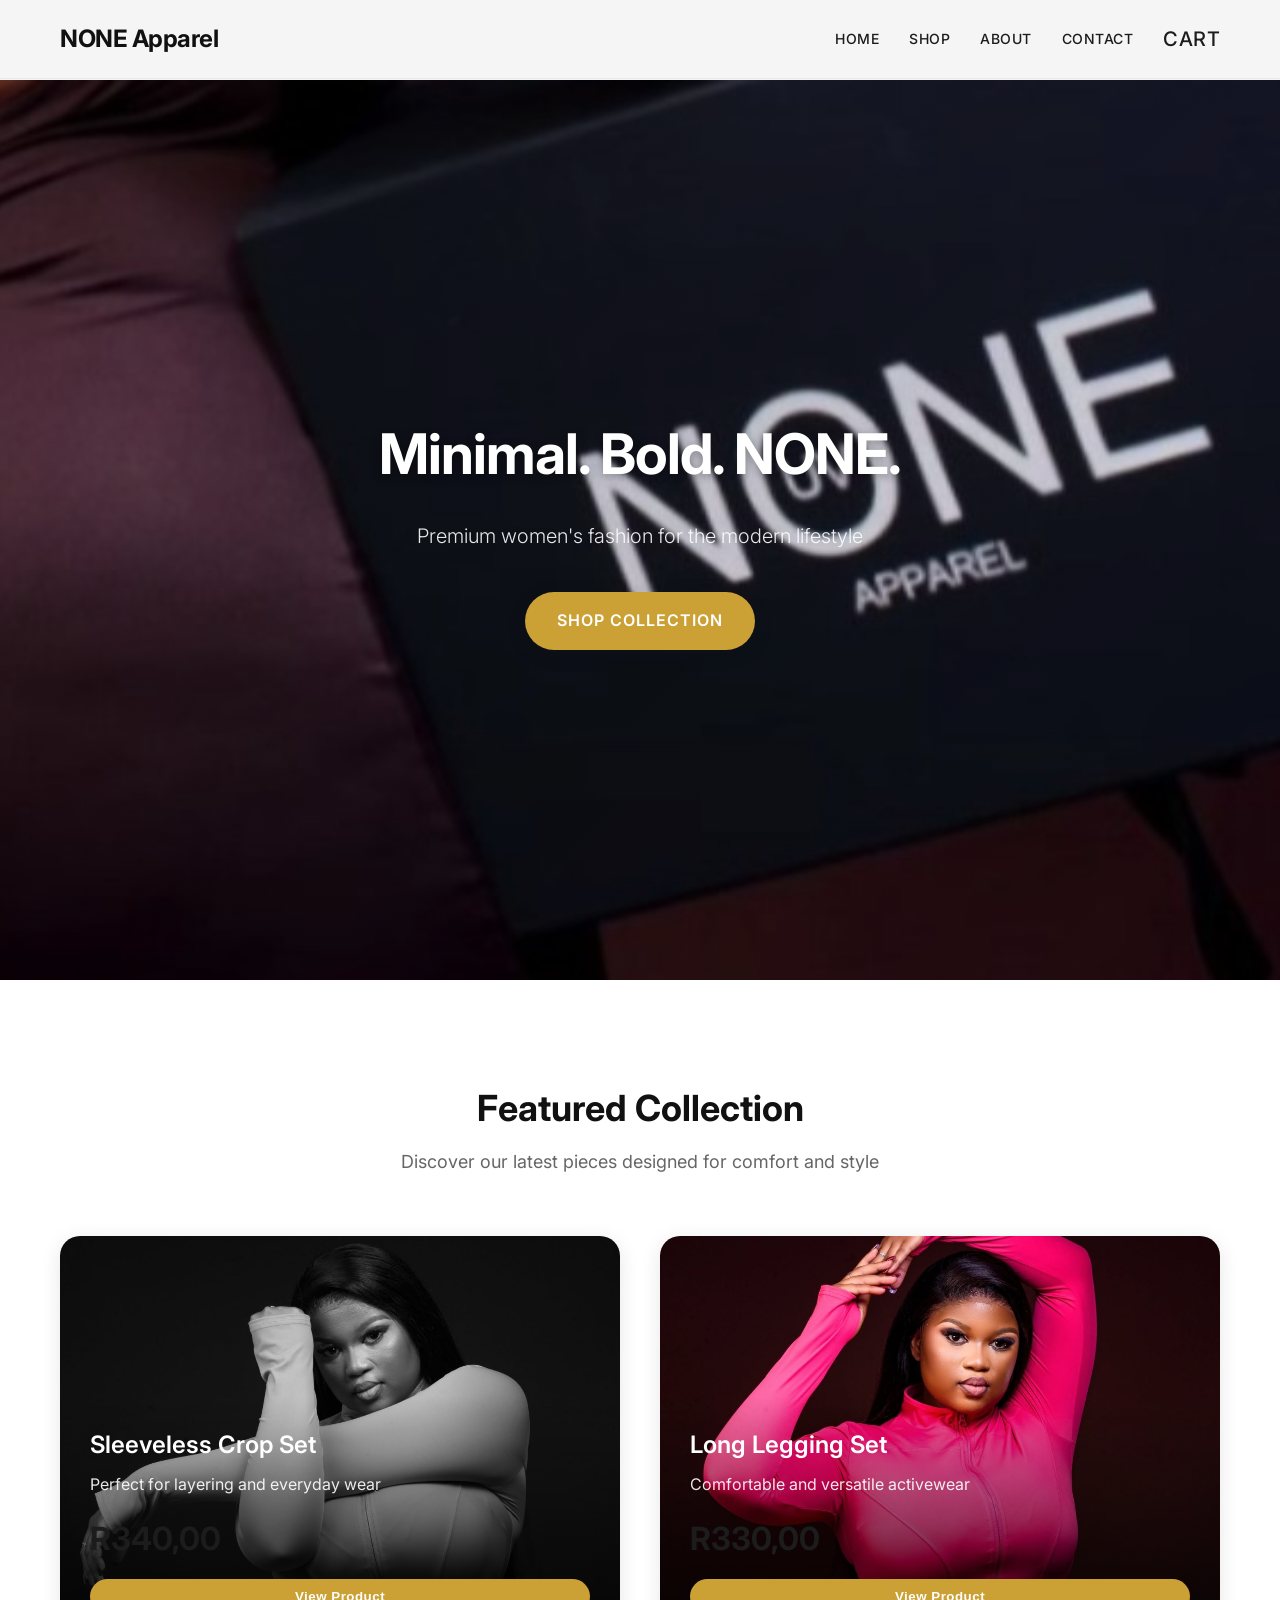
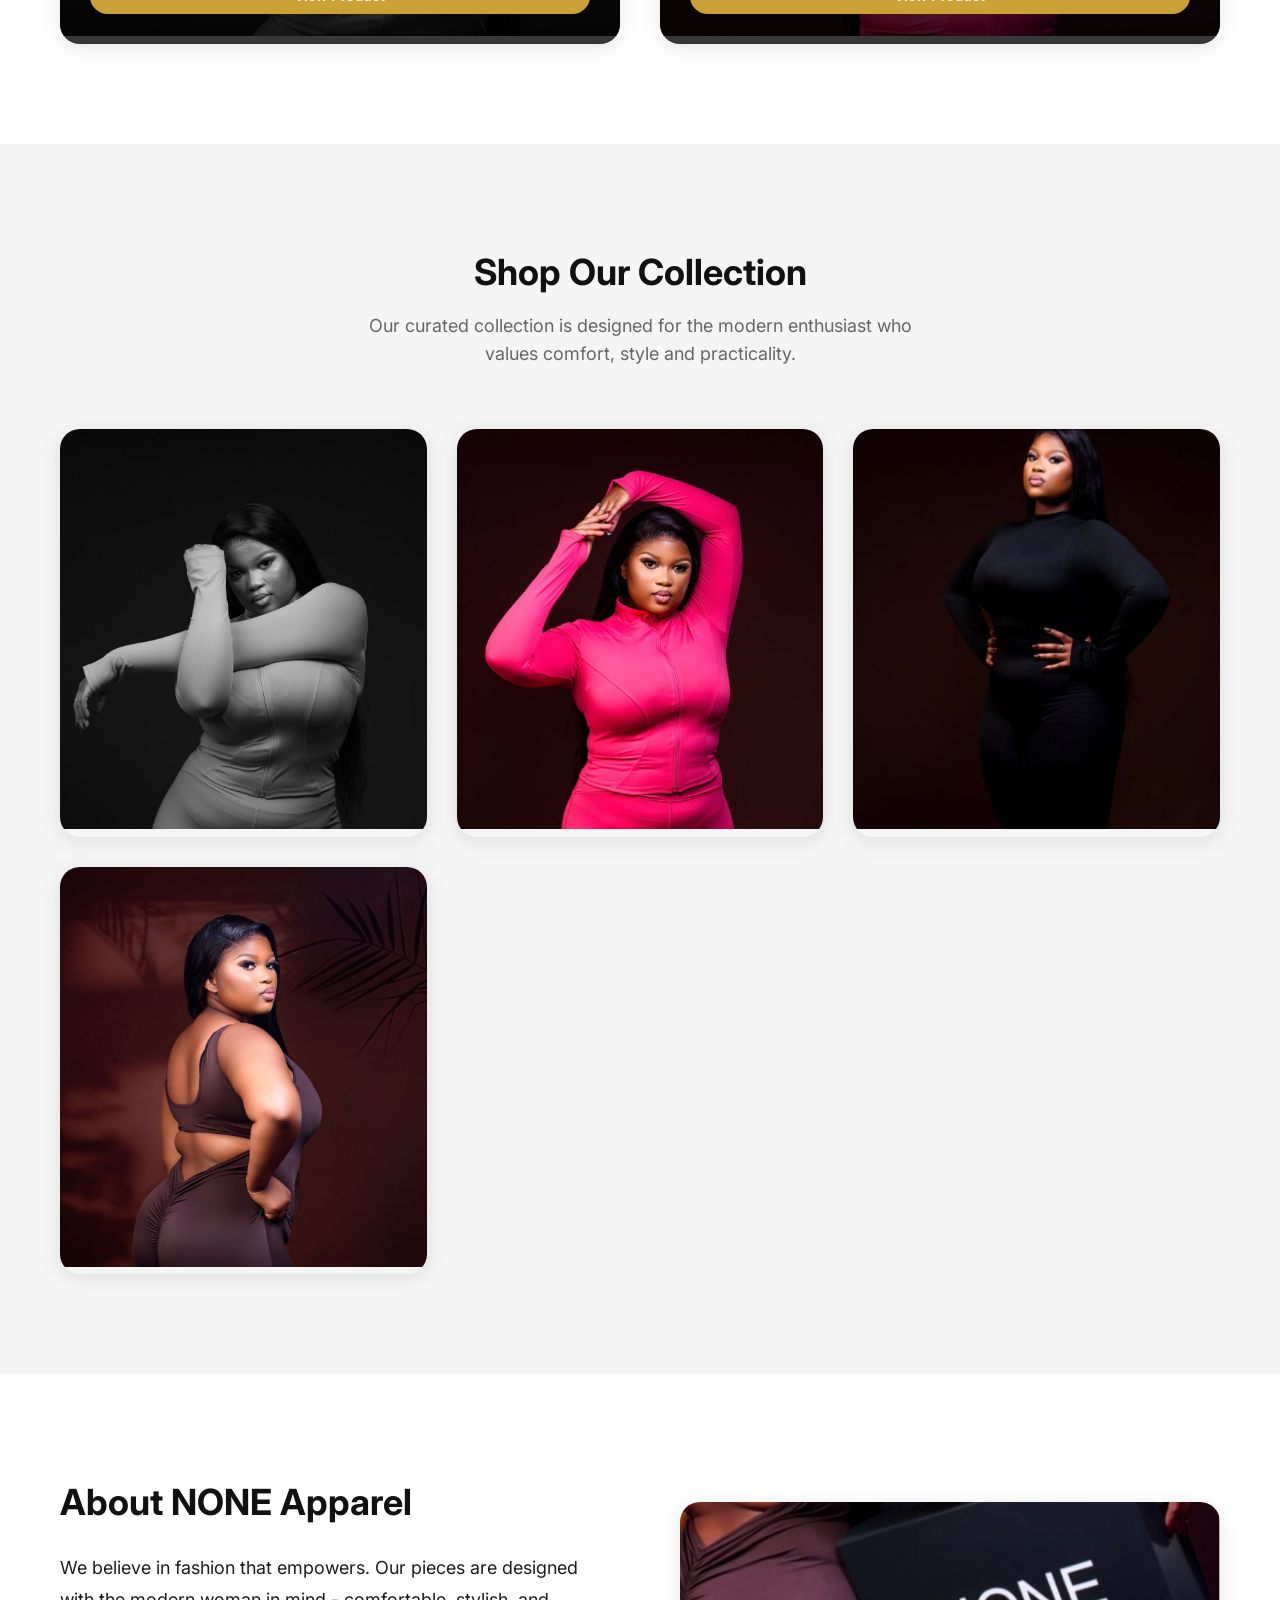
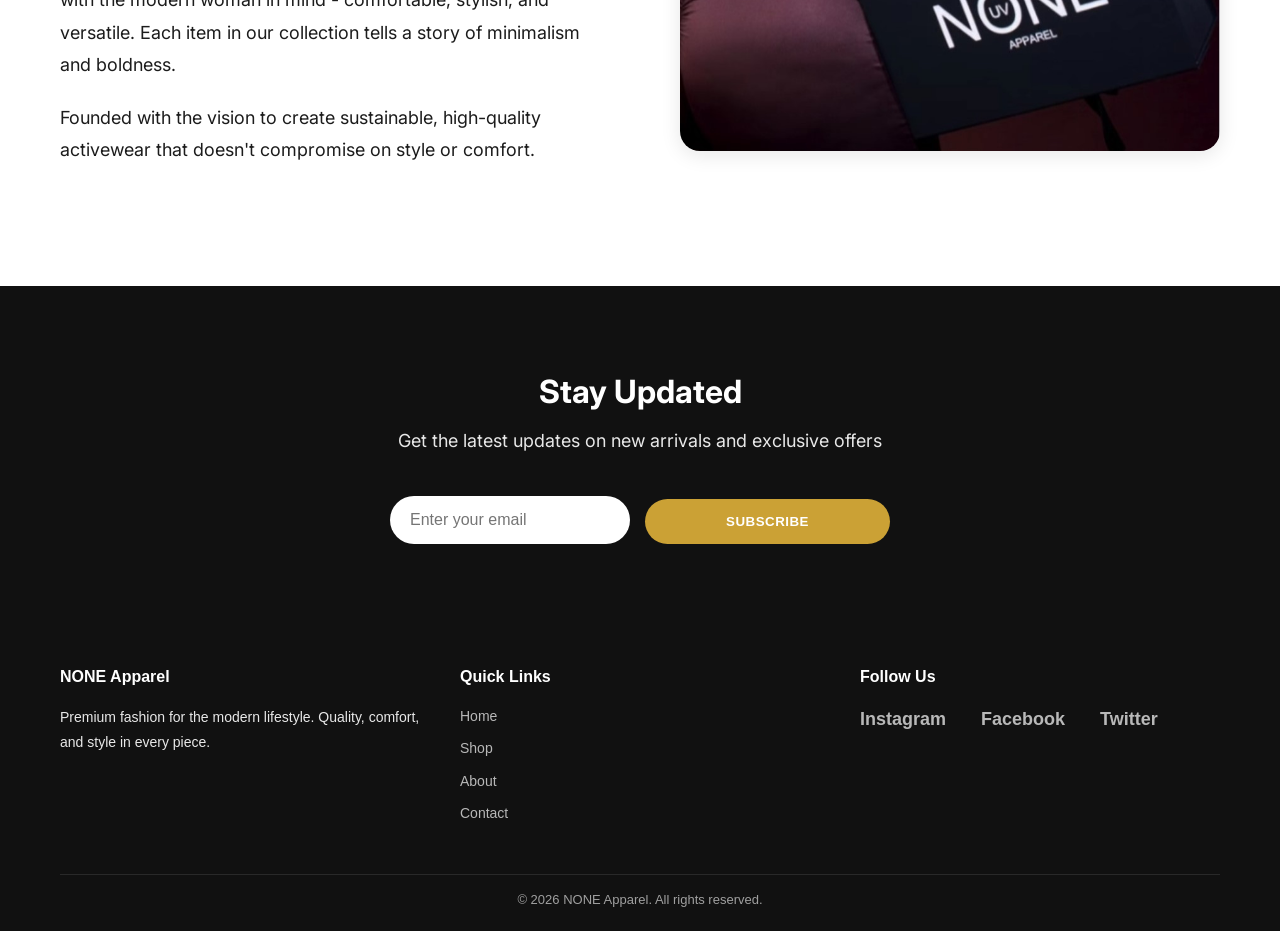
<file: index.html>
<!DOCTYPE html>
<html lang="en">
<head>
  <meta charset="UTF-8">
  <meta name="viewport" content="width=device-width, initial-scale=1.0">
  <title>NONE Apparel - Modern Fashion</title>
  <link rel="stylesheet" href="style.css">
  <link href="https://fonts.googleapis.com/css2?family=Inter:wght@300;400;500;600;700&display=swap" rel="stylesheet">
</head>
<body>

<header>
  <div class="container">
    <h1>NONE Apparel</h1>

    <nav id="nav-menu">
      <a href="#home">Home</a>
      <a href="#shop">Shop</a>
      <a href="#about">About</a>
      <a href="#contact">Contact</a>
      <a href="#" onclick="openCart()" class="cart-icon">
        <span class="cart-count" id="cart-count">0</span>
          Cart
      </a>
    </nav>

    <!-- Hamburger -->
    <div class="hamburger" onclick="toggleMenu()">
      <span></span>
      <span></span>
      <span></span>
    </div>
  </div>
</header>

<section id="home" class="hero">
  <div class="hero-content">
    <h2>Minimal. Bold. NONE.</h2>
    <p>Premium women's fashion for the modern lifestyle</p>
    <a href="#shop" class="cta-button">Shop Collection</a>
  </div>
</section>

<section class="featured">
  <div class="container">
    <h2>Featured Collection</h2>
    <p>Discover our latest pieces designed for comfort and style</p>
    <div class="featured-grid">
      <div class="featured-item" onclick="viewProduct(1)">
        <img src="Screenshot_20260407_145641_WhatsApp.jpg" alt="Sleeveless Crop Set">
        <div class="featured-content">
          <h3>Sleeveless Crop Set</h3>
          <p>Perfect for layering and everyday wear</p>
          <span class="price">R340,00</span>
          <button class="view-product-btn" onclick="viewProduct(1)">View Product</button>
        </div>
      </div>
      <div class="featured-item" onclick="viewProduct(2)">
        <img src="Screenshot_20260407_145649_WhatsApp.jpg" alt="Long Legging Set">
        <div class="featured-content">
          <h3>Long Legging Set</h3>
          <p>Comfortable and versatile activewear</p>
          <span class="price">R330,00</span>
          <button class="view-product-btn" onclick="viewProduct(2)">View Product</button>
        </div>
      </div>
    </div>
  </div>
</section>

<section id="shop" class="products">
  <div class="container">
    <h2>Shop Our Collection</h2>
    <p>Our curated collection is designed for the modern enthusiast who values comfort, style and practicality.</p>

    <div class="product-grid">
      <div class="product-card" onclick="viewProduct(1)">
        <div class="product-image">
          <img src="Screenshot_20260407_145641_WhatsApp.jpg" alt="Sleeveless Crop Set">
          <div class="product-overlay">
            <div class="product-content">
              <h3>Sleeveless Crop Set</h3>
              <p>Perfect for layering and everyday wear</p>
              <span class="price">R340,00</span>
              <button class="view-product-btn" onclick="viewProduct(1)">View Product</button>
            </div>
            
          </div>
        </div>
      </div>

      <div class="product-card" onclick="viewProduct(2)">
        <div class="product-image">
          <img src="Screenshot_20260407_145649_WhatsApp.jpg" alt="Long Legging Set">
          <div class="product-overlay">
            <div class="product-content">
              <h3>Long Legging Set</h3>
              <p>Comfortable and versatile activewear</p>
              <span class="price">R330,00</span>
              <button class="view-product-btn" onclick="viewProduct(2)">View Product</button>
            </div>
            
          </div>
        </div>
      </div>

      <div class="product-card" onclick="viewProduct(3)">
        <div class="product-image">
          <img src="Screenshot_20260407_145616_WhatsApp.jpg" alt="Jumpsuit (Open Back)">
          <div class="product-overlay">
            <div class="product-content">
              <h3>Jumpsuit (Open Back)</h3>
              <p>Stylish and elegant one-piece design</p>
              <span class="price">R300,00</span>
              <button class="view-product-btn" onclick="viewProduct(3)">View Product</button>
            </div>
            
          </div>
        </div>
      </div>

      <div class="product-card" onclick="viewProduct(4)">
        <div class="product-image">
          <img src="Screenshot_20260407_145659_WhatsApp.jpg" alt="Legging Short Set">
          <div class="product-overlay">
            <div class="product-content">
              <h3>Legging Short Set</h3>
              <p>Perfect blend of comfort and style</p>
              <span class="price">R300,00</span>
              <button class="view-product-btn" onclick="viewProduct(4)">View Product</button>
            </div>
            
          </div>
        </div>
      </div>
    </div>
  </div>
</section>

<section id="about" class="about">
  <div class="container">
    <div class="about-content">
      <div class="about-text">
        <h2>About NONE Apparel</h2>
        <p>We believe in fashion that empowers. Our pieces are designed with the modern woman in mind - comfortable, stylish, and versatile. Each item in our collection tells a story of minimalism and boldness.</p>
        <p>Founded with the vision to create sustainable, high-quality activewear that doesn't compromise on style or comfort.</p>
      </div>
      <div class="about-image">
        <img src="Screenshot_20260407_134842_Instagram.jpg" alt="NONE Apparel">
      </div>
    </div>
  </div>
</section>

<section class="newsletter">
  <div class="container">
    <h2>Stay Updated</h2>
    <p>Get the latest updates on new arrivals and exclusive offers</p>
    <div class="newsletter-form">
      <input type="email" placeholder="Enter your email" id="email-input">
      <button onclick="subscribeNewsletter()">Subscribe</button>
    </div>
  </div>
</section>

<!-- Cart Modal -->
<div id="cart-modal" class="cart-modal">
  <div class="cart-content">
    <div class="cart-header">
      <h3>Your Cart</h3>
      <span class="close-cart" onclick="closeCart()">&times;</span>
    </div>
    <div id="cart-items"></div>
    <div class="cart-total">
      <strong>Total: R<span id="total">0</span></strong>
    </div>
    <button onclick="checkout()" class="checkout-btn">Checkout</button>
  </div>
</div>

<footer class="footer">
  <div class="container">
    <div class="footer-content">
      <div class="footer-section">
        <h4>NONE Apparel</h4>
        <p>Premium fashion for the modern lifestyle. Quality, comfort, and style in every piece.</p>
      </div>

      <div class="footer-section">
        <h4>Quick Links</h4>
        <ul>
          <li><a href="#home">Home</a></li>
          <li><a href="#shop">Shop</a></li>
          <li><a href="#about">About</a></li>
          <li><a href="#contact">Contact</a></li>
        </ul>
      </div>

      <div class="footer-section">
        <h4>Follow Us</h4>
        <div class="social-links">
          <a href="#" aria-label="Instagram">Instagram</a>
          <a href="#" aria-label="Facebook">Facebook</a>
          <a href="#" aria-label="Twitter">Twitter</a>
        </div>
      </div>
    </div>

    <div class="footer-bottom">
      <p>&copy; 2026 NONE Apparel. All rights reserved.</p>
    </div>
  </div>
</footer>

<script src="script.js"></script>
</body>
</html>
</file>
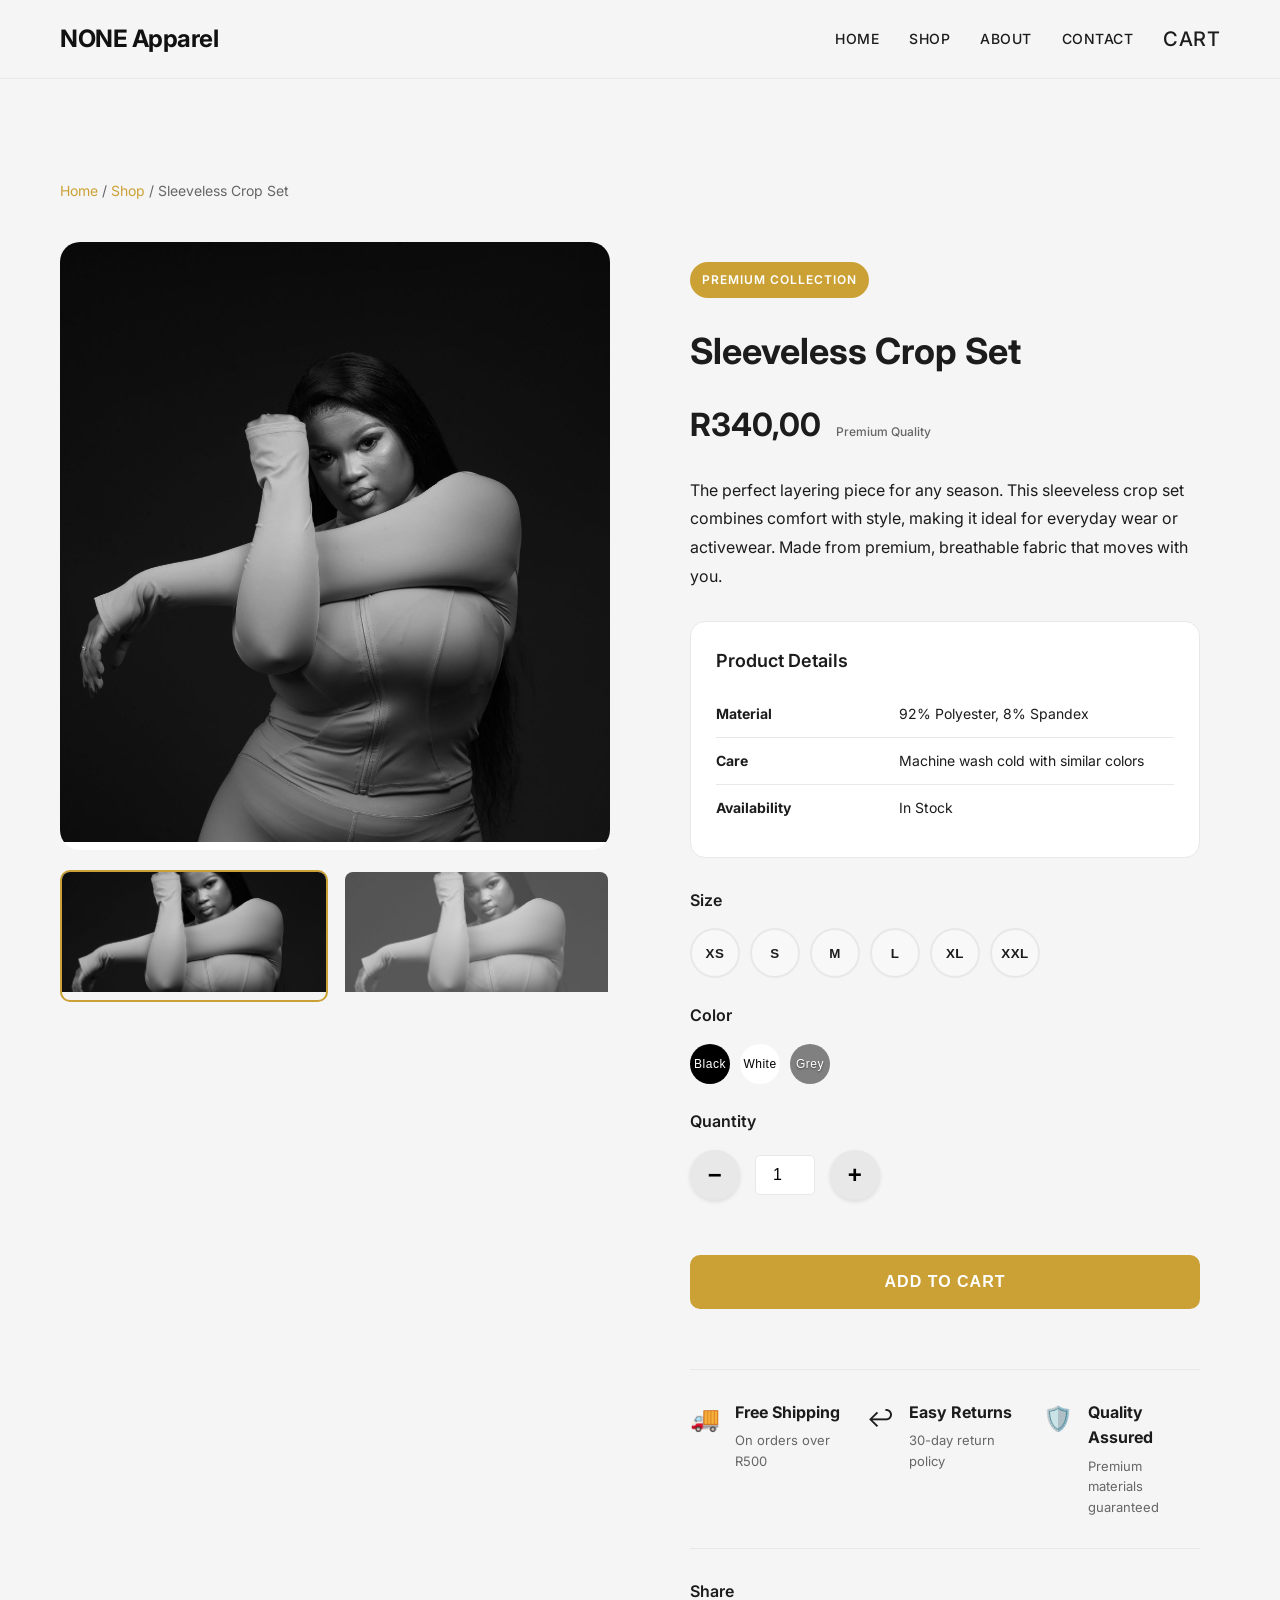
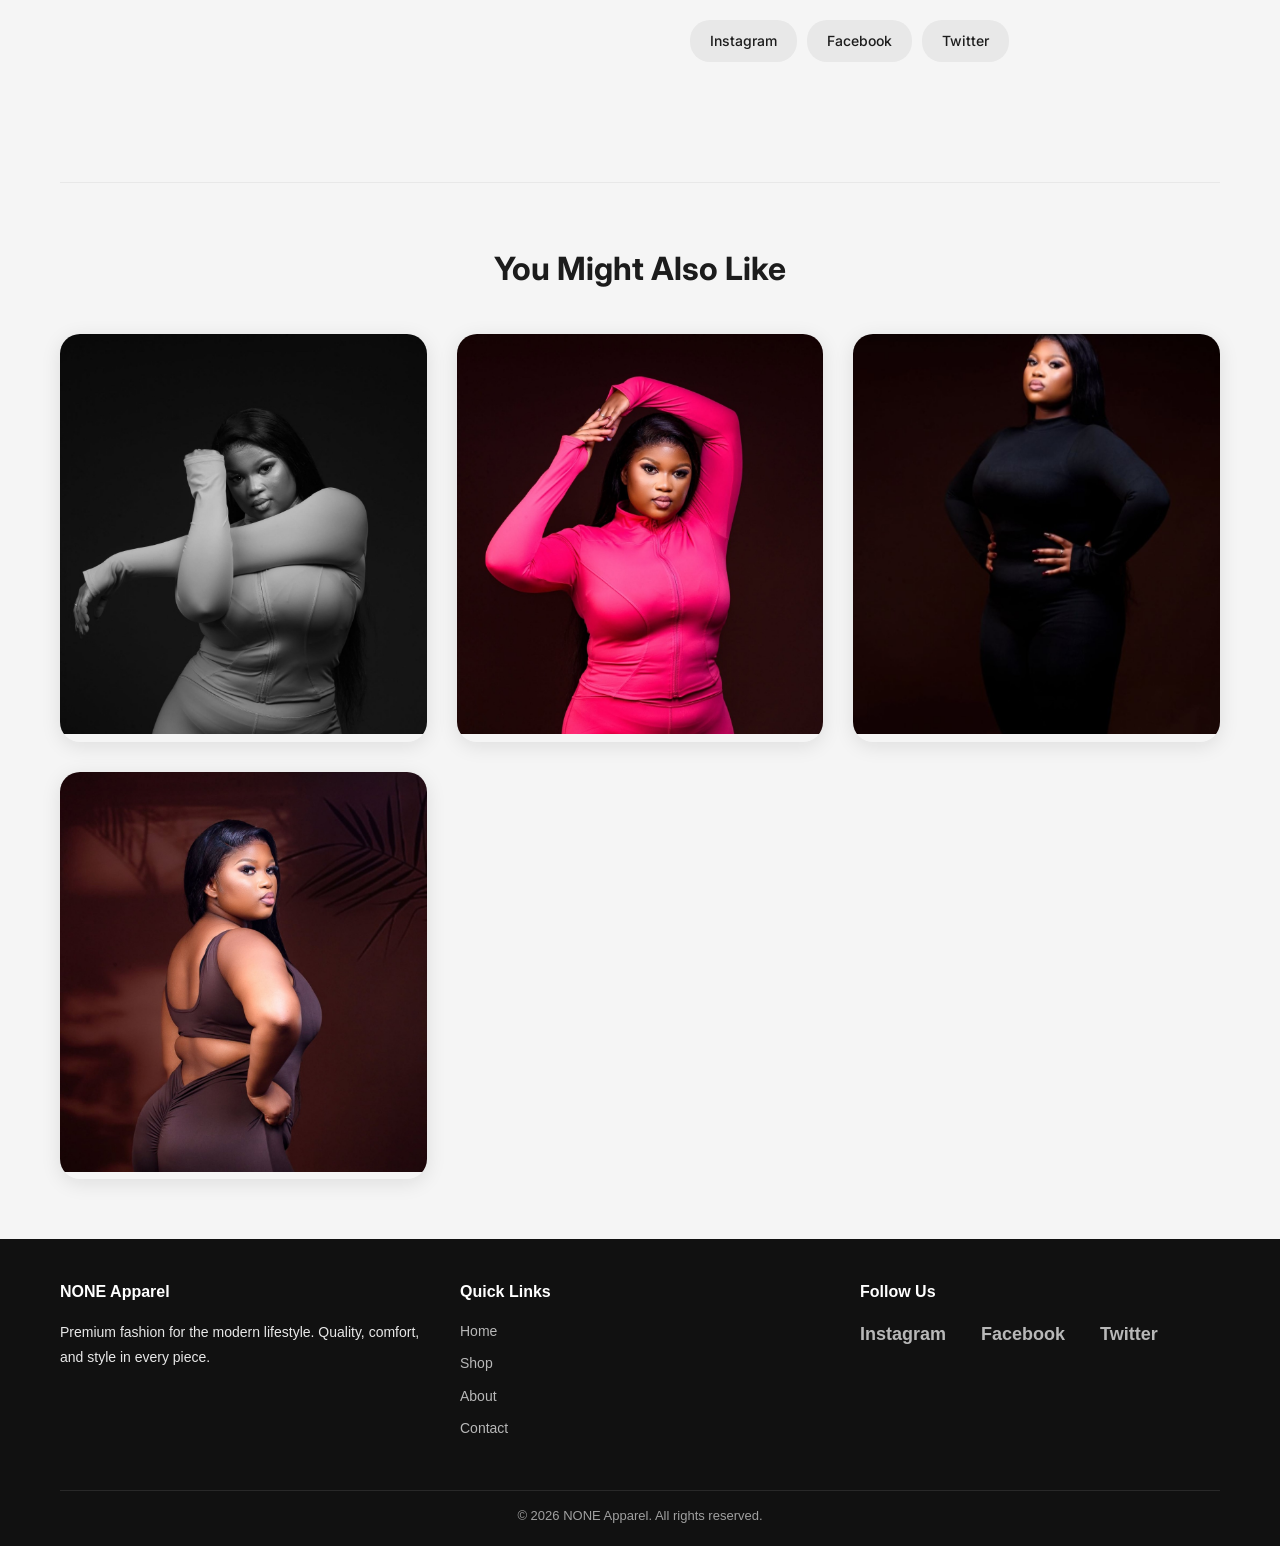
<file: product.html>
<!DOCTYPE html>
<html lang="en">
<head>
  <meta charset="UTF-8">
  <meta name="viewport" content="width=device-width, initial-scale=1.0">
  <title>Product - NONE Apparel</title>
  <link rel="stylesheet" href="style.css">
  <link href="https://fonts.googleapis.com/css2?family=Inter:wght@300;400;500;600;700&display=swap" rel="stylesheet">
</head>
<body>

<header>
  <div class="container">
    <h1><a href="index.html" style="text-decoration: none; color: inherit;">NONE Apparel</a></h1>

    <nav id="nav-menu">
      <a href="index.html">Home</a>
      <a href="index.html#shop">Shop</a>
      <a href="index.html#about">About</a>
      <a href="index.html#contact">Contact</a>
      <a href="#" onclick="openCart()" class="cart-icon">
        <span class="cart-count" id="cart-count">0</span>
        Cart
      </a>
    </nav>

    <!-- Hamburger -->
    <div class="hamburger" onclick="toggleMenu()">
      <span></span>
      <span></span>
      <span></span>
    </div>
  </div>
</header>

<!-- Product Detail Section -->
<section class="product-detail">
  <div class="container">
    <!-- Breadcrumb -->
    <div class="breadcrumb">
      <a href="index.html">Home</a> / <a href="index.html#shop">Shop</a> / <span id="breadcrumb-name">Product</span>
    </div>

    <div class="product-detail-content">
      <!-- Product Images Gallery -->
      <div class="product-gallery">
        <div class="main-image-container">
          <img id="main-image" src="" alt="Product" class="main-image">
        </div>
        <div class="thumbnail-gallery">
          <div class="thumbnail active" onclick="changeMainImage(this)">
            <img id="thumb-1" src="" alt="Product thumbnail">
          </div>
          <div class="thumbnail" onclick="changeMainImage(this)">
            <img id="thumb-2" src="" alt="Product thumbnail">
          </div>
        </div>
      </div>

      <!-- Product Information -->
      <div class="product-info-section">
        <div class="product-meta">
          <span class="product-category">Premium Collection</span>
          <h1 id="product-name">Product Name</h1>

          <!-- Price -->
          <div class="product-price-section">
            <span class="price" id="product-price">R0,00</span>
            <span class="price-tag">Premium Quality</span>
          </div>

          <!-- Description -->
          <div class="product-description">
            <p id="product-description">Product description goes here.</p>
          </div>

          <!-- Product Details -->
          <div class="product-specs">
            <h3>Product Details</h3>
            <table class="specs-table">
              <tr>
                <td><strong>Material</strong></td>
                <td id="spec-material">100% Premium Fabric</td>
              </tr>
              <tr>
                <td><strong>Care</strong></td>
                <td id="spec-care">Machine wash cold</td>
              </tr>
              <tr>
                <td><strong>Availability</strong></td>
                <td id="spec-availability">In Stock</td>
              </tr>
            </table>
          </div>

          <!-- Size Selection -->
          <div class="product-sizes">
            <h3>Size</h3>
            <div class="size-selector">
              <button class="size-btn" onclick="selectSize(this, 'XS')">XS</button>
              <button class="size-btn" onclick="selectSize(this, 'S')">S</button>
              <button class="size-btn" onclick="selectSize(this, 'M')">M</button>
              <button class="size-btn" onclick="selectSize(this, 'L')">L</button>
              <button class="size-btn" onclick="selectSize(this, 'XL')">XL</button>
              <button class="size-btn" onclick="selectSize(this, 'XXL')">XXL</button>
            </div>
          </div>

          <!-- Color Selection -->
          <div class="product-colors">
            <h3>Color</h3>
            <div class="color-selector" id="color-selector">
              <!-- Colors will be populated by JavaScript -->
            </div>
          </div>

          <!-- Quantity Selection -->
          <div class="product-quantity">
            <h3>Quantity</h3>
            <div class="quantity-selector">
              <button class="qty-btn" onclick="decreaseQty()">−</button>
              <input type="number" id="quantity" value="1" min="1" max="10">
              <button class="qty-btn" onclick="increaseQty()">+</button>
            </div>
          </div>

          <!-- Add to Cart Button -->
          <button id="add-btn" class="add-to-cart-btn-large" onclick="addProductToCart()">
            Add to Cart
          </button>

          <!-- Additional Info -->
          <div class="product-additional">
            <div class="info-item">
              <span class="icon">🚚</span>
              <div>
                <strong>Free Shipping</strong>
                <p>On orders over R500</p>
              </div>
            </div>
            <div class="info-item">
              <span class="icon">↩️</span>
              <div>
                <strong>Easy Returns</strong>
                <p>30-day return policy</p>
              </div>
            </div>
            <div class="info-item">
              <span class="icon">🛡️</span>
              <div>
                <strong>Quality Assured</strong>
                <p>Premium materials guaranteed</p>
              </div>
            </div>
          </div>

          <!-- Social Share -->
          <div class="product-share">
            <h3>Share</h3>
            <div class="share-buttons">
              <a href="#" class="share-btn">Instagram</a>
              <a href="#" class="share-btn">Facebook</a>
              <a href="#" class="share-btn">Twitter</a>
            </div>
          </div>
        </div>
      </div>
    </div>

    <!-- Related Products -->
    <section class="related-products">
      <h2>You Might Also Like</h2>
      <div class="product-grid">
        <div class="product-card" onclick="viewProduct(1)">
          <div class="product-image">
            <img src="Screenshot_20260407_145641_WhatsApp.jpg" alt="Sleeveless Crop Set">
            <div class="product-overlay">
              <div class="product-content">
                <h3>Sleeveless Crop Set</h3>
                <span class="price">R340,00</span>
              </div>
            </div>
          </div>
        </div>
        <div class="product-card" onclick="viewProduct(2)">
          <div class="product-image">
            <img src="Screenshot_20260407_145649_WhatsApp.jpg" alt="Long Legging Set">
            <div class="product-overlay">
              <div class="product-content">
                <h3>Long Legging Set</h3>
                <span class="price">R330,00</span>
              </div>
            </div>
          </div>
        </div>
        <div class="product-card" onclick="viewProduct(3)">
          <div class="product-image">
            <img src="Screenshot_20260407_145616_WhatsApp.jpg" alt="Jumpsuit (Open Back)">
            <div class="product-overlay">
              <div class="product-content">
                <h3>Jumpsuit (Open Back)</h3>
                <span class="price">R300,00</span>
              </div>
            </div>
          </div>
        </div>
        <div class="product-card" onclick="viewProduct(4)">
          <div class="product-image">
            <img src="Screenshot_20260407_145659_WhatsApp.jpg" alt="Legging Short Set">
            <div class="product-overlay">
              <div class="product-content">
                <h3>Legging Short Set</h3>
                <span class="price">R300,00</span>
              </div>
            </div>
          </div>
        </div>
      </div>
    </section>
  </div>
</section>

<!-- Cart Modal -->
<div id="cart-modal" class="cart-modal">
  <div class="cart-content">
    <div class="cart-header">
      <h3>Your Cart</h3>
      <span class="close-cart" onclick="closeCart()">&times;</span>
    </div>
    <div id="cart-items"></div>
    <div class="cart-total">
      <strong>Total: R<span id="total">0</span></strong>
    </div>
    <button onclick="checkout()" class="checkout-btn">Checkout</button>
  </div>
</div>

<footer class="footer">
  <div class="container">
    <div class="footer-content">
      <div class="footer-section">
        <h4>NONE Apparel</h4>
        <p>Premium fashion for the modern lifestyle. Quality, comfort, and style in every piece.</p>
      </div>

      <div class="footer-section">
        <h4>Quick Links</h4>
        <ul>
          <li><a href="index.html">Home</a></li>
          <li><a href="index.html#shop">Shop</a></li>
          <li><a href="index.html#about">About</a></li>
          <li><a href="#">Contact</a></li>
        </ul>
      </div>

      <div class="footer-section">
        <h4>Follow Us</h4>
        <div class="social-links">
          <a href="#">Instagram</a>
          <a href="#">Facebook</a>
          <a href="#">Twitter</a>
        </div>
      </div>
    </div>

    <div class="footer-bottom">
      <p>&copy; 2026 NONE Apparel. All rights reserved.</p>
    </div>
  </div>
</footer>

<script src="script.js"></script>
<script>
  // Product data
  const products = {
    1: {
      name: 'Sleeveless Crop Set',
      price: 340,
      image: 'Screenshot_20260407_145641_WhatsApp.jpg',
      description: 'The perfect layering piece for any season. This sleeveless crop set combines comfort with style, making it ideal for everyday wear or activewear. Made from premium, breathable fabric that moves with you.',
      material: '92% Polyester, 8% Spandex',
      care: 'Machine wash cold with similar colors',
      category: 'Tops & Sets',
      colors: ['Black', 'White', 'Grey']
    },
    2: {
      name: 'Long Legging Set',
      price: 330,
      image: 'Screenshot_20260407_145649_WhatsApp.jpg',
      description: 'Versatile and comfortable long leggings designed for the modern woman. Whether you\'re working out or running errands, these leggings offer the perfect blend of style and functionality.',
      material: '90% Polyester, 10% Spandex',
      care: 'Machine wash cold, hang dry recommended',
      category: 'Bottoms',
      colors: ['Black', 'Navy', 'Grey']
    },
    3: {
      name: 'Jumpsuit (Open Back)',
      price: 300,
      image: 'Screenshot_20260407_145616_WhatsApp.jpg',
      description: 'Make a stunning statement with this elegant open-back jumpsuit. Perfect for special occasions or elevated everyday wear. The sleek design and premium fabric ensure you\'ll look and feel your best.',
      material: '88% Nylon, 12% Spandex',
      care: 'Hand wash or delicate cycle in cold water',
      category: 'Dresses & Jumpsuits',
      colors: ['Black', 'Red', 'White']
    },
    4: {
      name: 'Legging Short Set',
      price: 300,
      image: 'Screenshot_20260407_145659_WhatsApp.jpg',
      description: 'Perfect blend of comfort and style. These short leggings are ideal for workouts, casual outings, or loungewear. The high-waisted design provides support and a flattering silhouette.',
      material: '91% Polyester, 9% Spandex',
      care: 'Machine wash warm, tumble dry low',
      category: 'Bottoms',
      colors: ['Black', 'Pink', 'Grey']
    }
  };

  function getColorCode(color) {
    const colorMap = {
      'Black': '#000000',
      'White': '#ffffff',
      'Grey': '#808080',
      'Navy': '#000080',
      'Red': '#ff0000',
      'Pink': '#ffc0cb'
    };
    return colorMap[color] || '#cccccc';
  }

  function loadProduct() {
    const urlParams = new URLSearchParams(window.location.search);
    const productId = parseInt(urlParams.get('id')) || 1;
    
    currentProduct = products[productId];
    
    if (currentProduct) {
      document.getElementById('product-name').textContent = currentProduct.name;
      document.getElementById('product-price').textContent = 'R' + currentProduct.price + ',00';
      document.getElementById('product-description').textContent = currentProduct.description;
      document.getElementById('spec-material').textContent = currentProduct.material;
      document.getElementById('spec-care').textContent = currentProduct.care;
      document.getElementById('breadcrumb-name').textContent = currentProduct.name;
      
      // Set images
      const mainImg = document.getElementById('main-image');
      mainImg.src = currentProduct.image;
      document.getElementById('thumb-1').src = currentProduct.image;
      document.getElementById('thumb-2').src = currentProduct.image;

      // Populate colors
      const colorSelector = document.getElementById('color-selector');
      colorSelector.innerHTML = '';
      currentProduct.colors.forEach((color) => {
        const colorBtn = document.createElement('button');
        colorBtn.className = 'color-btn';
        colorBtn.textContent = color;
        colorBtn.style.backgroundColor = getColorCode(color);
        if (color === 'White') {
          colorBtn.style.color = '#000000';
          colorBtn.style.textShadow = 'none';
        }
        colorBtn.onclick = () => selectColor(colorBtn, color);
        colorSelector.appendChild(colorBtn);
      });
    }
  }

  function changeMainImage(thumb) {
    document.querySelectorAll('.thumbnail').forEach(t => t.classList.remove('active'));
    thumb.classList.add('active');
    document.getElementById('main-image').src = thumb.querySelector('img').src;
  }

  function selectSize(btn, size) {
    document.querySelectorAll('.size-btn').forEach(b => b.classList.remove('active'));
    btn.classList.add('active');
    selectedSize = size;
  }

  function selectColor(btn, color) {
    document.querySelectorAll('.color-btn').forEach(b => b.classList.remove('active'));
    btn.classList.add('active');
    selectedColor = color;
  }

  function increaseQty() {
    quantity = Math.min(quantity + 1, 10);
    document.getElementById('quantity').value = quantity;
  }

  function decreaseQty() {
    quantity = Math.max(quantity - 1, 1);
    document.getElementById('quantity').value = quantity;
  }

  function addProductToCart() {
    if (!selectedSize) {
      alert('Please select a size before adding to cart.');
      return;
    }
    if (!selectedColor) {
      alert('Please select a color before adding to cart.');
      return;
    }
    if (currentProduct) {
      for (let i = 0; i < quantity; i++) {
        addToCart(currentProduct.name + ' (Size: ' + selectedSize + ', Color: ' + selectedColor + ')', currentProduct.price);
      }
      showNotification('Added to cart!');
      quantity = 1;
      document.getElementById('quantity').value = 1;
    }
  }

  function viewProduct(id) {
    window.location.href = 'product.html?id=' + id;
  }

  function nextImage() {
    const currentImg = document.querySelector('.thumbnail.active img').src;
    const thumbs = document.querySelectorAll('.thumbnail');
    let nextThumb = thumbs[0];
    for (let i = 0; i < thumbs.length; i++) {
      if (thumbs[i].querySelector('img').src === currentImg) {
        nextThumb = thumbs[(i + 1) % thumbs.length];
        break;
      }
    }
    changeMainImage(nextThumb.parentElement);
  }

  function prevImage() {
    const currentImg = document.querySelector('.thumbnail.active img').src;
    const thumbs = document.querySelectorAll('.thumbnail');
    let prevThumb = thumbs[thumbs.length - 1];
    for (let i = 0; i < thumbs.length; i++) {
      if (thumbs[i].querySelector('img').src === currentImg) {
        prevThumb = thumbs[(i - 1 + thumbs.length) % thumbs.length];
        break;
      }
    }
    changeMainImage(prevThumb.parentElement);
  }

  // Initialize on page load
  document.addEventListener('DOMContentLoaded', function() {
    loadProduct();
    updateCartCount();
  });
</script>
</body>
</html>
</file>
<file: style.css>
/* Reset and base styles */
* {
  box-sizing: border-box;
  margin: 0;
  padding: 0;
}

:root {
  --primary-color: #111111;
  --secondary-color: #F5F5F5;
  --accent-color: #CBA135;
  --text-color: #1C1C1C;
  --text-light: #FFFFFF;
  --light-gray: #F5F5F5;
  --medium-gray: #E8E8E8;
  --dark-gray: #666666;
  --shadow: 0 4px 20px rgba(17, 17, 17, 0.1);
  --transition: all 0.3s cubic-bezier(0.4, 0, 0.2, 1);
}

body {
  font-family: 'Inter', -apple-system, BlinkMacSystemFont, 'Segoe UI', Roboto, sans-serif;
  background: var(--light-gray);
  color: var(--text-color);
  line-height: 1.6;
  overflow-x: hidden;
}

.container {
  max-width: 1200px;
  margin: 0 auto;
  padding: 0 20px;
}

/* Header */
header {
  position: fixed;
  top: 0;
  left: 0;
  right: 0;
  background: rgba(245, 245, 245, 0.95);
  backdrop-filter: blur(10px);
  border-bottom: 1px solid var(--medium-gray);
  z-index: 1000;
  transition: var(--transition);
}

header .container {
  display: flex;
  justify-content: space-between;
  align-items: center;
  padding: 20px;
}

header h1 {
  font-size: 24px;
  font-weight: 700;
  letter-spacing: -0.5px;
  color: var(--primary-color);
}

nav {
  display: flex;
  align-items: center;
  gap: 30px;
}

nav a {
  color: var(--text-color);
  text-decoration: none;
  font-weight: 500;
  font-size: 14px;
  text-transform: uppercase;
  letter-spacing: 0.5px;
  position: relative;
  transition: var(--transition);
}

nav a::after {
  content: '';
  position: absolute;
  width: 0;
  height: 2px;
  background: var(--accent-color);
  left: 0;
  bottom: -5px;
  transition: var(--transition);
}

nav a:hover::after,
nav a.active::after {
  width: 100%;
}

.cart-icon {
  position: relative;
  font-size: 20px;
  cursor: pointer;
}

.cart-count {
  position: absolute;
  top: -8px;
  right: -8px;
  background: var(--accent-color);
  color: white;
  border-radius: 50%;
  width: 18px;
  height: 18px;
  display: flex;
  align-items: center;
  justify-content: center;
  font-size: 10px;
  font-weight: 600;
}

/* Hamburger menu */
.hamburger {
  display: none;
  flex-direction: column;
  cursor: pointer;
  gap: 4px;
  padding: 8px;
  border-radius: 8px;
  transition: var(--transition);
  background: rgba(0, 0, 0, 0.05);
}

.hamburger:hover {
  background: rgba(0, 0, 0, 0.1);
}

.hamburger span {
  width: 25px;
  height: 3px;
  background: #000000;
  transition: var(--transition);
  border-radius: 2px;
  transform-origin: center;
}

.hamburger.active span:nth-child(1) {
  transform: rotate(45deg) translate(6px, 6px);
}

.hamburger.active span:nth-child(2) {
  opacity: 0;
}

.hamburger.active span:nth-child(3) {
  transform: rotate(-45deg) translate(6px, -6px);
}

/* Hero section */
.hero {
  height: 100vh;
  background: linear-gradient(135deg, rgba(0,0,0,0.3), rgba(0,0,0,0.1)), url("Screenshot_20260407_134842_Instagram.jpg") center/cover no-repeat;
  display: flex;
  align-items: center;
  justify-content: center;
  position: relative;
  margin-top: 80px;
}

.hero-content {
  text-align: center;
  color: white;
  max-width: 600px;
  animation: fadeInUp 1s ease-out;
}

.hero h2 {
  font-size: clamp(32px, 5vw, 56px);
  font-weight: 700;
  letter-spacing: -1px;
  margin-bottom: 20px;
  text-shadow: 0 2px 10px rgba(0,0,0,0.3);
}

.hero p {
  font-size: clamp(16px, 2vw, 20px);
  font-weight: 300;
  margin-bottom: 40px;
  opacity: 0.9;
}

.cta-button {
  display: inline-block;
  padding: 16px 32px;
  background: var(--accent-color);
  color: white;
  text-decoration: none;
  font-weight: 600;
  text-transform: uppercase;
  letter-spacing: 1px;
  border-radius: 50px;
  transition: var(--transition);
  box-shadow: var(--shadow);
}

.cta-button:hover {
  transform: translateY(-2px);
  box-shadow: 0 8px 30px rgba(255, 107, 107, 0.3);
}

/* Featured section */
.featured {
  padding: 100px 0;
  background: white;
}

.featured h2 {
  font-size: 36px;
  font-weight: 700;
  text-align: center;
  margin-bottom: 10px;
  color: var(--primary-color);
}

.featured > .container > p {
  text-align: center;
  color: var(--dark-gray);
  margin-bottom: 60px;
  font-size: 18px;
}

.featured-grid {
  display: grid;
  grid-template-columns: repeat(auto-fit, minmax(300px, 1fr));
  gap: 40px;
}

.featured-item {
  position: relative;
  border-radius: 20px;
  overflow: hidden;
  box-shadow: var(--shadow);
  transition: var(--transition);
  cursor: pointer;
}

.featured-item:hover {
  transform: translateY(-10px);
  box-shadow: 0 20px 40px rgba(0, 0, 0, 0.15);
}

.featured-item img {
  width: 100%;
  height: 400px;
  object-fit: cover;
  transition: var(--transition);
}

.featured-item:hover img {
  transform: scale(1.05);
}

.featured-content {
  position: absolute;
  bottom: 0;
  left: 0;
  right: 0;
  background: linear-gradient(transparent, rgba(0,0,0,0.8));
  padding: 30px;
  color: white;
}

.featured-content h3 {
  font-size: 24px;
  font-weight: 600;
  margin-bottom: 8px;
}

.featured-content p {
  font-size: 16px;
  opacity: 0.9;
  margin-bottom: 15px;
}

.price {
  font-size: 20px;
  font-weight: 700;
  color: var(#CBA135);
}

/* Products section */
.products {
  padding: 100px 0;
  background: var(--light-gray);
}

.products .container h2 {
  font-size: 36px;
  font-weight: 700;
  text-align: center;
  margin-bottom: 10px;
  color: var(--primary-color);
}

.products .container > p {
  text-align: center;
  color: var(--dark-gray);
  margin-bottom: 60px;
  font-size: 18px;
  max-width: 600px;
  margin-left: auto;
  margin-right: auto;
}

.product-grid {
  display: grid;
  grid-template-columns: repeat(auto-fit, minmax(280px, 1fr));
  gap: 30px;
}

.product-card {
  position: relative;
  border-radius: 20px;
  overflow: hidden;
  box-shadow: var(--shadow);
  transition: var(--transition);
  cursor: pointer;
}

.product-card:hover {
  transform: translateY(-10px);
  box-shadow: 0 20px 40px rgba(0, 0, 0, 0.15);
}

.product-image {
  position: relative;
  overflow: hidden;
}

.product-image img {
  width: 100%;
  height: 400px;
  object-fit: cover;
  transition: var(--transition);
}

.product-card:hover .product-image img {
  transform: scale(1.05);
}

.product-overlay {
  position: absolute;
  bottom: 0;
  left: 0;
  right: 0;
  background: linear-gradient(transparent, rgba(0,0,0,0.8));
  padding: 30px;
  color: white;
  transform: translateY(100%);
  transition: var(--transition);
}

.product-card:hover .product-overlay {
  transform: translateY(0);
}

.product-content h3 {
  font-size: 24px;
  font-weight: 600;
  margin-bottom: 8px;
}

.product-content p {
  font-size: 16px;
  opacity: 0.9;
  margin-bottom: 15px;
}

.view-product-btn {
  background: var(--accent-color);
  color: white;
  border: none;
  padding: 10px 20px;
  border-radius: 25px;
  cursor: pointer;
  font-weight: 600;
  transition: var(--transition);
  margin-top: 15px;
}

.view-product-btn:hover {
  background: #b8860b;
  transform: translateY(-2px);
  box-shadow: 0 4px 12px rgba(203, 161, 53, 0.4);
}

.product-content .price {
  font-size: 20px;
  font-weight: 700;
  color: var(--accent-color);
}

.add-to-cart-btn {
  padding: 12px 24px;
  background: var(--accent-color);
  color: white;
  border: none;
  border-radius: 25px;
  font-weight: 600;
  text-transform: uppercase;
  letter-spacing: 0.5px;
  cursor: pointer;
  transition: var(--transition);
  margin-top: 15px;
}

.add-to-cart-btn:hover {
  background: white;
  color: var(--accent-color);
  transform: scale(1.05);
}

/* Product Detail Page */
.product-detail {
  padding: 100px 0 60px;
  background: var(--secondary-color);
  margin-top: 80px;
}

.breadcrumb {
  margin-bottom: 40px;
  font-size: 14px;
  color: var(--dark-gray);
}

.breadcrumb a {
  color: var(--accent-color);
  text-decoration: none;
  transition: var(--transition);
}

.breadcrumb a:hover {
  text-decoration: underline;
}

.product-detail-content {
  display: grid;
  grid-template-columns: 1fr 1fr;
  gap: 60px;
  margin-bottom: 100px;
}

.product-gallery {
  position: relative;
}

.main-image-container {
  border-radius: 20px;
  overflow: hidden;
  margin-bottom: 20px;
  background: white;
}

.main-image {
  width: 100%;
  height: 600px;
  object-fit: cover;
  transition: var(--transition);
}

.thumbnail-gallery {
  display: flex;
  gap: 15px;
  position: relative;
}

.thumbnail {
  border-radius: 10px;
  overflow: hidden;
  cursor: pointer;
  border: 2px solid transparent;
  transition: var(--transition);
  flex: 1;
  position: relative;
}

.thumbnail img {
  width: 100%;
  height: 120px;
  object-fit: cover;
  opacity: 0.7;
  transition: var(--transition);
}

.thumbnail:hover img {
  opacity: 1;
}

.thumbnail.active {
  border-color: var(--accent-color);
}

.thumbnail.active img {
  opacity: 1;
}

.gallery-nav {
  position: absolute;
  top: 50%;
  transform: translateY(-50%);
  background: rgba(0, 0, 0, 0.5);
  color: white;
  border: none;
  padding: 10px 12px;
  cursor: pointer;
  border-radius: 50%;
  transition: var(--transition);
  font-size: 18px;
}

.gallery-nav:hover {
  background: var(--accent-color);
}

.gallery-nav.prev {
  left: -25px;
}

.gallery-nav.next {
  right: -25px;
}

.product-info-section {
  padding: 20px;
}

.product-category {
  display: inline-block;
  background: var(--accent-color);
  color: white;
  padding: 8px 12px;
  border-radius: 20px;
  font-size: 12px;
  font-weight: 600;
  text-transform: uppercase;
  letter-spacing: 1px;
  margin-bottom: 15px;
}

.product-info-section h1 {
  font-size: 36px;
  font-weight: 700;
  margin: 15px 0;
  color: var(--text-color);
  line-height: 1.3;
}

.product-rating {
  display: flex;
  align-items: center;
  gap: 10px;
  margin: 15px 0;
}

.stars {
  color: var(--accent-color);
  font-size: 18px;
}

.rating-count {
  color: var(--dark-gray);
  font-size: 14px;
}

.product-price-section {
  display: flex;
  align-items: baseline;
  gap: 15px;
  margin: 25px 0;
}

.price {
  font-size: 32px;
  font-weight: 700;
  color: var(--text-color);
}

.price-tag {
  font-size: 12px;
  color: var(--dark-gray);
  font-weight: 500;
}

.product-description {
  margin: 25px 0;
  line-height: 1.8;
  color: var(--text-color);
  font-size: 16px;
}

.product-specs {
  margin: 30px 0;
  padding: 25px;
  background: white;
  border-radius: 15px;
  border: 1px solid var(--medium-gray);
}

.product-specs h3 {
  font-size: 18px;
  font-weight: 600;
  margin-bottom: 15px;
  color: var(--text-color);
}

.specs-table {
  width: 100%;
  border-collapse: collapse;
}

.specs-table tr {
  border-bottom: 1px solid var(--medium-gray);
}

.specs-table tr:last-child {
  border-bottom: none;
}

.specs-table td {
  padding: 12px 0;
  font-size: 14px;
}

.specs-table td:first-child {
  font-weight: 600;
  color: var(--text-color);
  width: 40%;
}

.product-sizes {
  margin: 25px 0;
}

.product-sizes h3 {
  font-size: 16px;
  font-weight: 600;
  margin-bottom: 15px;
  color: var(--text-color);
}

.size-selector {
  display: flex;
  gap: 10px;
  flex-wrap: wrap;
}

.size-btn {
  width: 50px;
  height: 50px;
  border: 2px solid var(--medium-gray);
  background: #f8f8f8;
  border-radius: 50%;
  cursor: pointer;
  font-weight: 600;
  transition: var(--transition);
  display: flex;
  align-items: center;
  justify-content: center;
  color: var(--text-color);
}

.size-btn:hover {
  border-color: var(--accent-color);
  background: rgba(203, 161, 53, 0.1);
}

.size-btn.active {
  background: var(--accent-color);
  color: white;
  border-color: var(--accent-color);
}

.product-colors {
  margin: 25px 0;
}

.product-colors h3 {
  font-size: 16px;
  font-weight: 600;
  margin-bottom: 15px;
  color: var(--text-color);
}

.color-selector {
  display: flex;
  gap: 10px;
  flex-wrap: wrap;
}

.color-btn {
  width: 40px;
  height: 40px;
  border-radius: 50%;
  border: 2px solid transparent;
  cursor: pointer;
  transition: var(--transition);
  display: flex;
  align-items: center;
  justify-content: center;
  font-size: 12px;
  font-weight: 500;
  color: white;
  text-shadow: 0 1px 2px rgba(0,0,0,0.5);
}

.color-btn:hover {
  border-color: var(--accent-color);
  transform: scale(1.1);
}

.color-btn.active {
  border-color: var(--accent-color);
  box-shadow: 0 0 0 3px rgba(203, 161, 53, 0.3);
}

.product-quantity {
  margin: 25px 0;
}

.product-quantity h3 {
  font-size: 16px;
  font-weight: 600;
  margin-bottom: 15px;
  color: var(--text-color);
}

.quantity-selector {
  display: flex;
  align-items: center;
  gap: 15px;
  width: fit-content;
}

.qty-btn {
  width: 50px;
  height: 50px;
  border: 2px solid var(--medium-gray);
  background: #e8e8e8;
  cursor: pointer;
  border-radius: 50%;
  font-size: 24px;
  font-weight: 700;
  transition: var(--transition);
  display: flex;
  align-items: center;
  justify-content: center;
  color: black;
  box-shadow: 0 2px 4px rgba(0,0,0,0.1);
}

.qty-btn:hover {
  background: var(--accent-color);
  color: white;
  border-color: var(--accent-color);
  box-shadow: 0 4px 8px rgba(0,0,0,0.2);
}

#quantity {
  width: 60px;
  padding: 10px;
  border: 1px solid var(--medium-gray);
  border-radius: 5px;
  text-align: center;
  font-size: 16px;
}

.add-to-cart-btn-large {
  width: 100%;
  padding: 18px;
  background: var(--accent-color);
  color: white;
  border: none;
  border-radius: 10px;
  font-size: 16px;
  font-weight: 700;
  text-transform: uppercase;
  letter-spacing: 1px;
  cursor: pointer;
  transition: var(--transition);
  margin: 30px 0;
}

.add-to-cart-btn-large:hover {
  background: var(--primary-color);
  box-shadow: 0 10px 30px rgba(203, 161, 53, 0.3);
}

.product-additional {
  display: grid;
  grid-template-columns: 1fr 1fr 1fr;
  gap: 20px;
  margin: 30px 0;
  padding-top: 30px;
  border-top: 1px solid var(--medium-gray);
}

.info-item {
  display: flex;
  gap: 15px;
}

.info-item .icon {
  font-size: 24px;
}

.info-item strong {
  display: block;
  margin-bottom: 5px;
  color: var(--text-color);
}

.info-item p {
  font-size: 13px;
  color: var(--dark-gray);
}

.product-share {
  margin-top: 30px;
  padding-top: 30px;
  border-top: 1px solid var(--medium-gray);
}

.product-share h3 {
  font-size: 16px;
  font-weight: 600;
  margin-bottom: 15px;
  color: var(--text-color);
}

.share-buttons {
  display: flex;
  gap: 10px;
}

.share-btn {
  padding: 10px 20px;
  background: var(--medium-gray);
  color: var(--text-color);
  text-decoration: none;
  border-radius: 20px;
  transition: var(--transition);
  font-size: 14px;
  font-weight: 500;
}

.share-btn:hover {
  background: var(--accent-color);
  color: white;
}

.related-products {
  margin-top: 80px;
  padding-top: 60px;
  border-top: 1px solid var(--medium-gray);
}

.related-products h2 {
  font-size: 32px;
  font-weight: 700;
  margin-bottom: 40px;
  text-align: center;
  color: var(--text-color);
}

/* Reviews Section */
.reviews-section {
  padding: 80px 0;
  background: white;
}

.reviews-section h2 {
  font-size: 32px;
  font-weight: 700;
  margin-bottom: 40px;
  text-align: center;
  color: var(--text-color);
}

.reviews-container {
  display: grid;
  gap: 30px;
}

.review {
  padding: 25px;
  background: var(--secondary-color);
  border-radius: 15px;
  border: 1px solid var(--medium-gray);
}

.review-header {
  display: flex;
  justify-content: space-between;
  align-items: start;
  margin-bottom: 15px;
}

.reviewer-info strong {
  display: block;
  color: var(--text-color);
  margin-bottom: 5px;
}

.review-date {
  font-size: 13px;
  color: var(--dark-gray);
}

.review-rating {
  color: var(--accent-color);
  font-size: 16px;
}

.review-text {
  color: var(--text-color);
  line-height: 1.6;
  font-size: 15px;
}

/* About section */
.about {
  padding: 100px 0;
  background: white;
}

.about-content {
  display: grid;
  grid-template-columns: 1fr 1fr;
  gap: 80px;
  align-items: center;
}

.about-text h2 {
  font-size: 36px;
  font-weight: 700;
  margin-bottom: 20px;
  color: var(--primary-color);
}

.about-text p {
  font-size: 18px;
  line-height: 1.8;
  margin-bottom: 20px;
  color: var(--text-color);
}

.about-image img {
  width: 100%;
  border-radius: 20px;
  box-shadow: var(--shadow);
}

/* Newsletter section */
.newsletter {
  padding: 80px 0;
  background: var(--primary-color);
  color: white;
  text-align: center;
}

.newsletter h2 {
  font-size: 32px;
  font-weight: 700;
  margin-bottom: 10px;
}

.newsletter > .container > p {
  font-size: 18px;
  margin-bottom: 40px;
  opacity: 0.9;
}

.newsletter-form {
  display: flex;
  max-width: 500px;
  margin: 0 auto;
  gap: 15px;
}

.newsletter-form input {
  flex: 1;
  padding: 15px 20px;
  border: none;
  border-radius: 50px;
  font-size: 16px;
  outline: none;
}

.newsletter-form button {
  padding: 15px 30px;
  background: var(--accent-color);
  color: white;
  border: none;
  border-radius: 50px;
  font-weight: 600;
  text-transform: uppercase;
  letter-spacing: 0.5px;
  cursor: pointer;
  transition: var(--transition);
}

.newsletter-form button:hover {
  background: #ff5252;
  transform: translateY(-2px);
}

/* Cart Modal */
.cart-modal {
  display: none;
  position: fixed;
  top: 0;
  left: 0;
  width: 100%;
  height: 100%;
  background: rgba(0, 0, 0, 0.5);
  z-index: 2000;
  animation: fadeIn 0.3s ease-out;
}

.cart-content {
  position: absolute;
  right: 0;
  top: 0;
  height: 100%;
  width: 400px;
  max-width: 90vw;
  background: white;
  box-shadow: -5px 0 20px rgba(0, 0, 0, 0.1);
  display: flex;
  flex-direction: column;
}

.cart-header {
  display: flex;
  justify-content: space-between;
  align-items: center;
  padding: 25px;
  border-bottom: 1px solid var(--medium-gray);
}

.cart-header h3 {
  font-size: 24px;
  font-weight: 600;
}

.close-cart {
  font-size: 28px;
  cursor: pointer;
  color: var(--dark-gray);
}

#cart-items {
  flex: 1;
  padding: 25px;
  overflow-y: auto;
}

#cart-items:empty::after {
  content: "Your cart is empty";
  display: block;
  text-align: center;
  color: var(--dark-gray);
  font-style: italic;
}

.cart-item {
  display: flex;
  justify-content: space-between;
  align-items: center;
  padding: 15px 0;
  border-bottom: 1px solid var(--medium-gray);
}

.cart-item:last-child {
  border-bottom: none;
}

.cart-total {
  padding: 25px;
  border-top: 1px solid var(--medium-gray);
  text-align: center;
  font-size: 18px;
}

.checkout-btn {
  margin: 0 25px 25px;
  padding: 15px;
  background: var(--accent-color);
  color: white;
  border: none;
  border-radius: 10px;
  font-weight: 600;
  text-transform: uppercase;
  letter-spacing: 0.5px;
  cursor: pointer;
  transition: var(--transition);
}

.checkout-btn:hover {
  background: #ff5252;
  transform: translateY(-2px);
}

/* Footer */
.footer {
  background: var(--primary-color);
  color: white;
  padding: 80px 0 40px;
}

.footer-content {
  display: grid;
  grid-template-columns: repeat(auto-fit, minmax(250px, 1fr));
  gap: 40px;
  margin-bottom: 40px;
}

.footer-section h4 {
  font-size: 18px;
  font-weight: 600;
  margin-bottom: 20px;
}

.footer-section p {
  line-height: 1.8;
  opacity: 0.9;
}

.footer-section ul {
  list-style: none;
}

.footer-section ul li {
  margin-bottom: 10px;
}

.footer-section a {
  color: rgba(255, 255, 255, 0.8);
  text-decoration: none;
  transition: var(--transition);
}

.footer-section a:hover {
  color: white;
}

.social-links {
  display: flex;
  gap: 20px;
}

.social-links a {
  font-size: 18px;
  font-weight: 600;
}

.footer-bottom {
  text-align: center;
  padding-top: 30px;
  border-top: 1px solid rgba(255, 255, 255, 0.1);
  color: rgba(255, 255, 255, 0.6);
}

/* Animations */
@keyframes fadeIn {
  from { opacity: 0; }
  to { opacity: 1; }
}

@keyframes fadeInUp {
  from {
    opacity: 0;
    transform: translateY(30px);
  }
  to {
    opacity: 1;
    transform: translateY(0);
  }
}

@keyframes slideInRight {
  from {
    transform: translateX(100%);
    opacity: 0;
  }
  to {
    transform: translateX(0);
    opacity: 1;
  }
}

@keyframes slideOutRight {
  from {
    transform: translateX(0);
    opacity: 1;
  }
  to {
    transform: translateX(100%);
    opacity: 0;
  }
}

/* Mobile Styles */
@media (max-width: 768px) {
  header .container {
    padding: 15px 20px;
  }

  header h1 {
    font-size: 20px;
  }

  nav {
    position: fixed;
    top: 0;
    right: -100%;
    width: 320px;
    height: 100vh;
    background: rgba(0, 0, 0, 0.95);
    backdrop-filter: blur(20px);
    flex-direction: column;
    justify-content: flex-start;
    align-items: center;
    gap: 0;
    transition: var(--transition);
    box-shadow: -10px 0 40px rgba(0, 0, 0, 0.3);
    z-index: 999;
    padding-top: 100px;
  }

  nav.active {
    right: 0;
  }

  nav a {
    width: 100%;
    padding: 20px 40px;
    text-align: center;
    color: var(--text-light);
    font-weight: 500;
    font-size: 18px;
    text-transform: uppercase;
    letter-spacing: 1px;
    transition: var(--transition);
    border-bottom: 1px solid rgba(255, 255, 255, 0.1);
    position: relative;
    overflow: hidden;
  }

  nav a::before {
    content: '';
    position: absolute;
    top: 0;
    left: -100%;
    width: 100%;
    height: 100%;
    background: linear-gradient(90deg, transparent, rgba(255, 107, 107, 0.2), transparent);
    transition: var(--transition);
  }

  nav a:hover::before {
    left: 100%;
  }

  nav a:hover {
    background: rgba(255, 107, 107, 0.1);
    color: var(--accent-color);
    transform: translateX(10px);
  }

  .hamburger {
    display: flex;
    z-index: 1001;
  }

  .hero {
    height: 80vh;
    margin-top: 70px;
  }

  .hero h2 {
    font-size: 28px;
  }

  .featured-grid,
  .about-content {
    grid-template-columns: 1fr;
    gap: 40px;
  }

  .about-content {
    text-align: center;
  }

  .newsletter-form {
    flex-direction: column;
  }

  .newsletter-form input,
  .newsletter-form button {
    width: 100%;
  }

  .cart-content {
    width: 100%;
    max-width: 100vw;
  }

  /* Mobile: Show product overlay by default (no hover needed) */
  .product-overlay {
    transform: translateY(0);
    background: linear-gradient(transparent, rgba(0,0,0,0.7));
  }

  .product-card:hover .product-overlay {
    transform: translateY(0);
  }

  /* Mobile: Featured items also show overlay by default */
  .featured-content {
    background: linear-gradient(transparent, rgba(0,0,0,0.7));
  }
}

@media (max-width: 768px) {
  /* Product detail mobile */
  .product-detail {
    margin-top: 70px;
  }

  .product-detail-content {
    grid-template-columns: 1fr;
    gap: 30px;
  }

  .main-image {
    height: 400px;
  }

  .product-gallery {
    position: static;
  }

  .product-info-section h1 {
    font-size: 24px;
  }

  .price {
    font-size: 24px;
  }

  .size-btn {
    width: 40px;
    height: 40px;
    font-size: 12px;
  }

  .product-additional {
    grid-template-columns: 1fr;
  }

  .related-products .product-grid {
    grid-template-columns: repeat(2, 1fr);
  }

  .gallery-nav.prev {
    left: 10px;
  }

  .gallery-nav.next {
    right: 10px;
  }
}

@media (max-width: 480px) {
  .container {
    padding: 0 15px;
  }

  .hero h2 {
    font-size: 24px;
  }

  .featured,
  .products,
  .about,
  .newsletter {
    padding: 60px 0;
  }

  .product-grid {
    grid-template-columns: 1fr;
  }
}
/* Product card - mainly image */
.product {
  position: relative; /* for overlay */
  border-radius: 12px;
  overflow: hidden; /* clip image corners */
  box-shadow: 0 4px 15px rgba(0,0,0,0.08);
  transition: all 0.3s ease;
}

.product:hover {
  transform: translateY(-6px);
  box-shadow: 0 10px 25px rgba(0,0,0,0.15);
}

/* Product image - fills the card */
.product img {
  width: 100%;
  height: 350px; /* tall image */
  object-fit: cover;
  display: block;
  transition: transform 0.3s ease;
}

.product:hover img {
  transform: scale(1.05);
}

/* Text overlay at bottom */
.product-info {
  position: absolute;
  bottom: 0;
  left: 0;
  width: 100%;
  padding: 10px 15px;
  background: rgba(0,0,0,0.6); /* semi-transparent overlay */
  color: white;
  text-align: left;
  box-sizing: border-box;
}

.product-info h3 {
  font-size: 14px;
  margin: 0 0 5px 0;
}

.product-info p {
  font-size: 12px;
  margin: 0;
  font-weight: normal;
}

/* Add to Cart button */
button {
  padding: 12px;
  background: black;
  color: white;
  border: none;
  cursor: pointer;
  width: 100%;
  border-radius: 6px;
  font-weight: bold;
  letter-spacing: 0.5px;
  transition: background 0.3s ease;
  margin-top: auto; /* pushes button to bottom */
}

button:hover {
  background: #222;
}

/* Cart section */
.cart {
  padding: 40px 30px;
  background: var(--secondary-color);
  margin: 20px;
  border-radius: 12px;
}

.cart h2 {
  margin-bottom: 20px;
}

#cart-items {
  list-style: none;
  margin-bottom: 20px;
}

#cart-items li {
  padding: 8px 0;
  border-bottom: 1px solid #eee;
}

/* Hamburger menu - hidden on desktop */
.hamburger {
  display: none;
  flex-direction: column;
  cursor: pointer;
}

.hamburger span {
  height: 3px;
  width: 25px;
  background: white;
  margin: 4px;
  display: block;
}

/* Mobile navigation */
@media (max-width: 768px) {
  nav {
    position: absolute;
    top: 60px;
    right: 0;
    background: black;
    width: 220px;
    display: none;
    flex-direction: column;
    padding: 20px;
  }

  nav.active {
    display: flex;
  }

  nav a {
    margin: 10px 0;
  }

  .hamburger {
    display: flex;
  }

  .hero {
    height: 50vh;
  }

  .hero h2 {
    font-size: 26px;
  }

  .products {
    padding: 25px 20px;
  }
}

/* Extra small devices */
@media (max-width: 480px) {
  header h1 {
    font-size: 16px;
  }

  .hero h2 {
    font-size: 20px;
  }

  .hero p {
    font-size: 14px;
  }

  button {
    font-size: 14px;
  }

  .cart {
    margin: 10px;
    padding: 20px;
  }
}

/* Footer base */
.footer {
  background-color: var(--primary-color);
  color: var(--text-light);
  padding: 40px 20px 20px;
  font-family: sans-serif;
  font-size: 14px;
}

/* Container for columns */
.footer-container {
  display: flex;
  justify-content: space-between;
  flex-wrap: wrap;
  max-width: 1200px;
  margin: 0 auto;
  gap: 20px;
}

/* Individual sections */
.footer-section {
  flex: 1 1 200px; /* flexible width, min 200px */
  min-width: 200px;
}

.footer-section h4 {
  margin-bottom: 15px;
  font-size: 16px;
  color: var(--text-light);
}

.footer-section p,
.footer-section ul {
  margin: 0;
  padding: 0;
  list-style: none;
}

.footer-section ul li {
  margin-bottom: 10px;
}

.footer-section a {
  color: rgba(255, 255, 255, 0.7);
  text-decoration: none;
  transition: color 0.3s ease;
}

.footer-section a:hover {
  color: var(--text-light);
}

/* Social links */
.social-links a {
  margin-right: 15px;
  font-weight: bold;
  color: rgba(255, 255, 255, 0.7);
  text-decoration: none;
  transition: color 0.3s ease;
}

.social-links a:hover {
  color: var(--text-light);
}

/* Footer bottom text */
.footer-bottom {
  text-align: center;
  margin-top: 30px;
  color: rgba(255, 255, 255, 0.6);
  font-size: 13px;
  border-top: 1px solid rgba(255, 255, 255, 0.1);
  padding-top: 15px;
}

/* Responsive: stack sections on smaller screens */
@media (max-width: 768px) {
  .footer-container {
    flex-direction: column;
    align-items: center;
    text-align: center;
  }

  .footer-section {
    min-width: unset;
    width: 100%;
    margin-bottom: 20px;
  }

  .social-links a {
    margin-right: 10px;
  }
}
</file>
